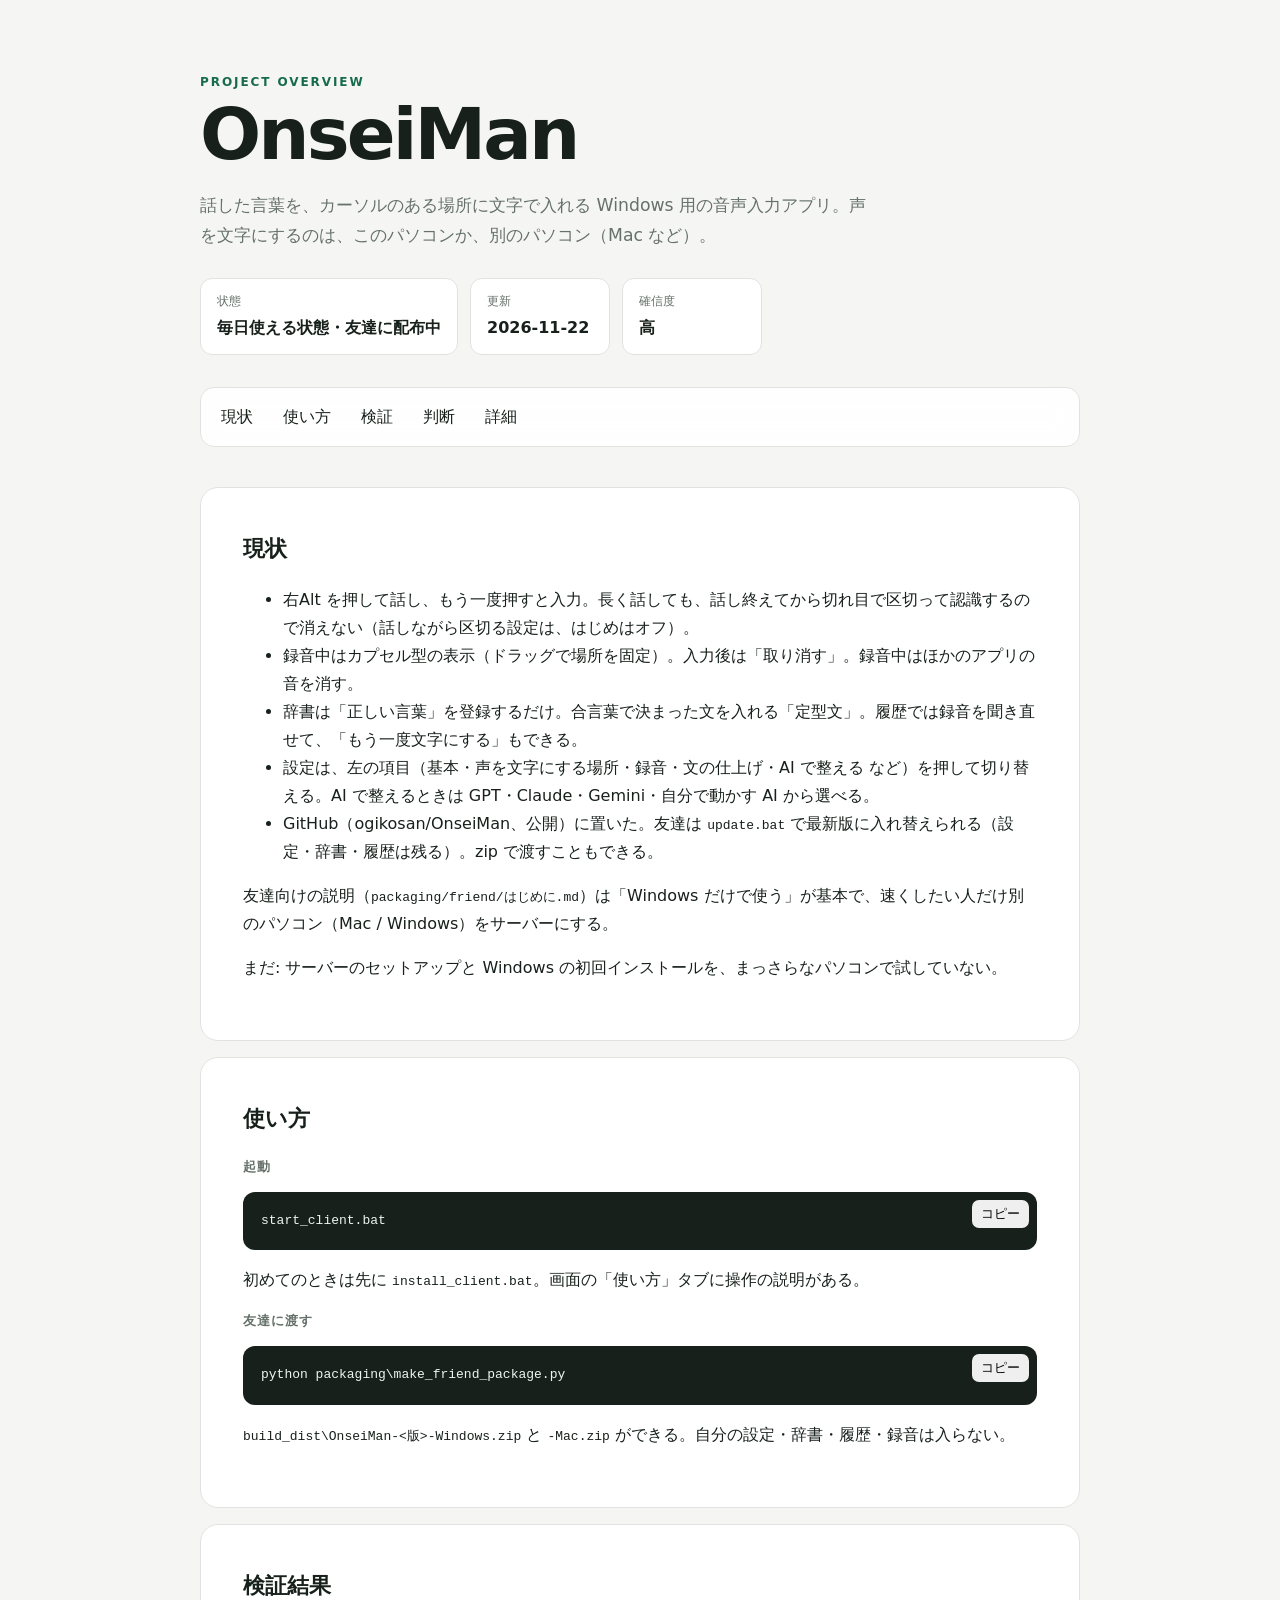
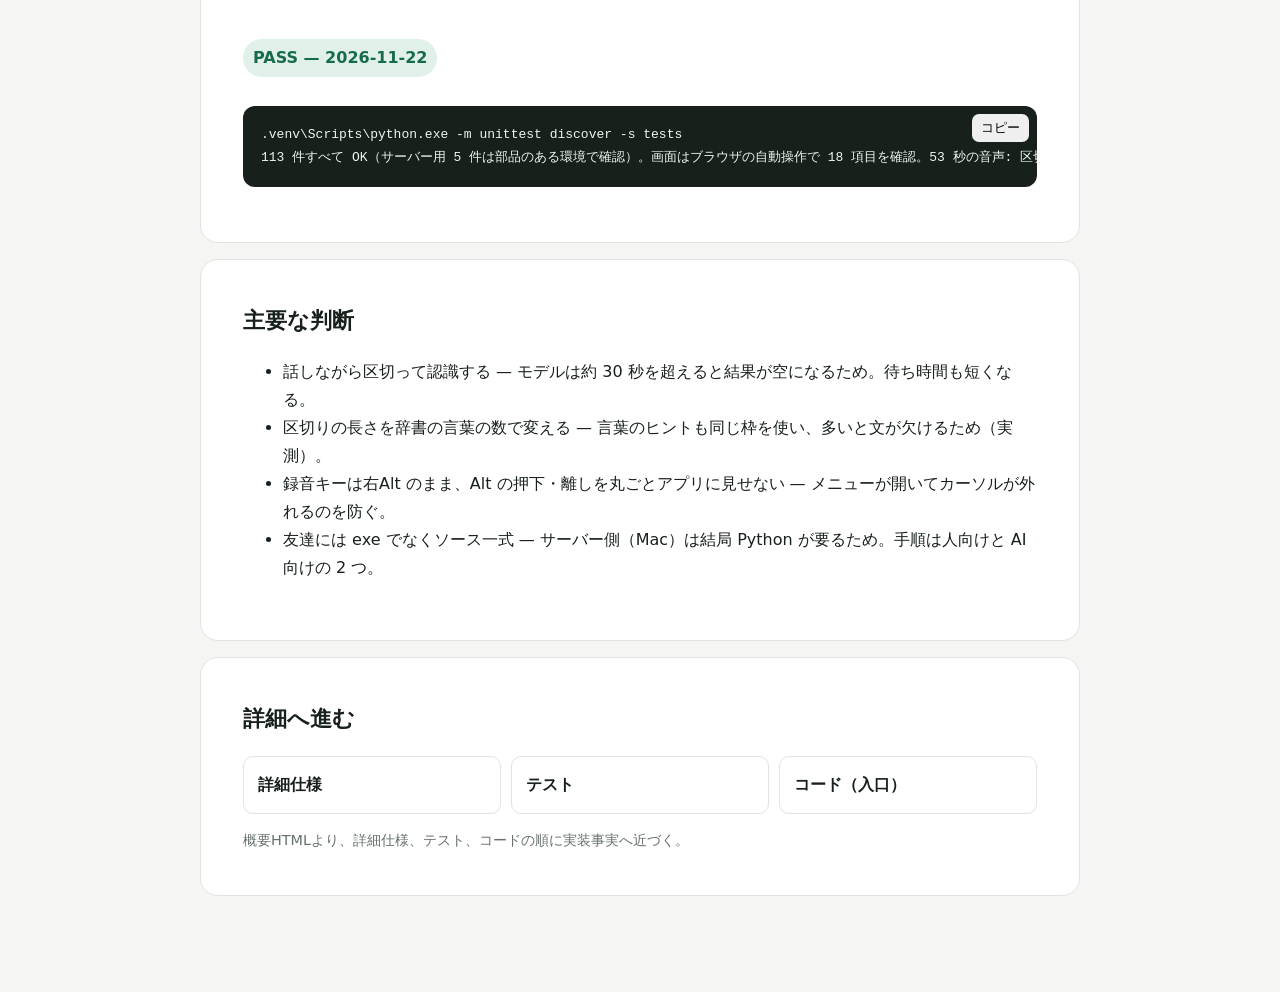
<file: docs/index.html>
<!doctype html>
<html lang="ja">
<head>
  <meta charset="utf-8">
  <meta name="viewport" content="width=device-width, initial-scale=1">
  <title>OnseiMan</title>
  <link rel="stylesheet" href="assets/style.css">
  <script src="assets/app.js" defer></script>
</head>
<body>
  <header class="hero">
    <p class="eyebrow">PROJECT OVERVIEW</p>
    <h1>OnseiMan</h1>
    <p class="lead">話した言葉を、カーソルのある場所に文字で入れる Windows 用の音声入力アプリ。声を文字にするのは、このパソコンか、別のパソコン（Mac など）。</p>
    <dl class="status">
      <div><dt>状態</dt><dd>毎日使える状態・友達に配布中</dd></div>
      <div><dt>更新</dt><dd>2026-11-22</dd></div>
      <div><dt>確信度</dt><dd>高</dd></div>
    </dl>
  </header>

  <nav aria-label="ページ内目次">
    <a href="#current">現状</a>
    <a href="#usage">使い方</a>
    <a href="#verification">検証</a>
    <a href="#decisions">判断</a>
    <a href="#details">詳細</a>
  </nav>

  <main>
    <section id="current">
      <h2>現状</h2>
      <ul>
        <li>右Alt を押して話し、もう一度押すと入力。長く話しても、話し終えてから切れ目で区切って認識するので消えない（話しながら区切る設定は、はじめはオフ）。</li>
        <li>録音中はカプセル型の表示（ドラッグで場所を固定）。入力後は「取り消す」。録音中はほかのアプリの音を消す。</li>
        <li>辞書は「正しい言葉」を登録するだけ。合言葉で決まった文を入れる「定型文」。履歴では録音を聞き直せて、「もう一度文字にする」もできる。</li>
        <li>設定は、左の項目（基本・声を文字にする場所・録音・文の仕上げ・AI で整える など）を押して切り替える。AI で整えるときは GPT・Claude・Gemini・自分で動かす AI から選べる。</li>
        <li>GitHub（ogikosan/OnseiMan、公開）に置いた。友達は <code>update.bat</code> で最新版に入れ替えられる（設定・辞書・履歴は残る）。zip で渡すこともできる。</li>
      </ul>
      <p>友達向けの説明（<code>packaging/friend/はじめに.md</code>）は「Windows だけで使う」が基本で、速くしたい人だけ別のパソコン（Mac / Windows）をサーバーにする。</p>
      <p>まだ: サーバーのセットアップと Windows の初回インストールを、まっさらなパソコンで試していない。</p>
    </section>

    <section id="usage">
      <h2>使い方</h2>
      <h3>起動</h3>
      <pre><code>start_client.bat</code><button class="copy" type="button">コピー</button></pre>
      <p>初めてのときは先に <code>install_client.bat</code>。画面の「使い方」タブに操作の説明がある。</p>
      <h3>友達に渡す</h3>
      <pre><code>python packaging\make_friend_package.py</code><button class="copy" type="button">コピー</button></pre>
      <p><code>build_dist\OnseiMan-&lt;版&gt;-Windows.zip</code> と <code>-Mac.zip</code> ができる。自分の設定・辞書・履歴・録音は入らない。</p>
    </section>

    <section id="verification">
      <h2>検証結果</h2>
      <p class="result ok">PASS — 2026-11-22</p>
      <pre><code>.venv\Scripts\python.exe -m unittest discover -s tests
113 件すべて OK（サーバー用 5 件は部品のある環境で確認）。画面はブラウザの自動操作で 18 項目を確認。53 秒の音声: 区切りなし 0 文字 → 区切りあり 334 文字</code><button class="copy" type="button">コピー</button></pre>
    </section>

    <section id="decisions">
      <h2>主要な判断</h2>
      <ul>
        <li>話しながら区切って認識する — モデルは約 30 秒を超えると結果が空になるため。待ち時間も短くなる。</li>
        <li>区切りの長さを辞書の言葉の数で変える — 言葉のヒントも同じ枠を使い、多いと文が欠けるため（実測）。</li>
        <li>録音キーは右Alt のまま、Alt の押下・離しを丸ごとアプリに見せない — メニューが開いてカーソルが外れるのを防ぐ。</li>
        <li>友達には exe でなくソース一式 — サーバー側（Mac）は結局 Python が要るため。手順は人向けと AI 向けの 2 つ。</li>
      </ul>
    </section>

    <section id="details">
      <h2>詳細へ進む</h2>
      <div class="links">
        <a href="src/spec.md">詳細仕様</a>
        <a href="../tests/">テスト</a>
        <a href="../client/main.py">コード（入口）</a>
      </div>
      <p class="note">概要HTMLより、詳細仕様、テスト、コードの順に実装事実へ近づく。</p>
    </section>
  </main>
</body>
</html>
</file>
<file: docs/assets/style.css>
:root {
  color-scheme: light;
  --bg: #f5f6f3;
  --surface: #ffffff;
  --text: #17201b;
  --muted: #66716a;
  --line: #dfe4df;
  --accent: #176b4d;
  --accent-soft: #e1f0e9;
  font-family: Inter, "Noto Sans JP", system-ui, sans-serif;
}

* {
  box-sizing: border-box;
}

html {
  scroll-behavior: smooth;
}

body {
  margin: 0;
  background: var(--bg);
  color: var(--text);
  line-height: 1.75;
}

.hero,
nav,
main {
  width: min(880px, calc(100% - 32px));
  margin-inline: auto;
}

.hero {
  padding: 72px 0 32px;
}

.eyebrow {
  margin: 0;
  color: var(--accent);
  font-size: 0.75rem;
  font-weight: 800;
  letter-spacing: 0.16em;
}

h1 {
  margin: 4px 0 8px;
  font-size: clamp(2.2rem, 7vw, 4.5rem);
  line-height: 1.05;
  letter-spacing: -0.04em;
}

.lead {
  max-width: 680px;
  color: var(--muted);
  font-size: 1.08rem;
}

.status {
  display: flex;
  flex-wrap: wrap;
  gap: 12px;
  margin: 28px 0 0;
}

.status div {
  min-width: 140px;
  padding: 12px 16px;
  border: 1px solid var(--line);
  border-radius: 12px;
  background: var(--surface);
}

dt {
  color: var(--muted);
  font-size: 0.75rem;
}

dd {
  margin: 2px 0 0;
  font-weight: 700;
}

nav {
  position: sticky;
  top: 12px;
  z-index: 10;
  display: flex;
  gap: 6px;
  overflow-x: auto;
  padding: 8px;
  border: 1px solid var(--line);
  border-radius: 14px;
  background: rgb(255 255 255 / 90%);
  backdrop-filter: blur(12px);
}

nav a,
.links a {
  color: var(--text);
  text-decoration: none;
}

nav a {
  padding: 7px 12px;
  border-radius: 9px;
  white-space: nowrap;
}

nav a:hover {
  background: var(--accent-soft);
  color: var(--accent);
}

main {
  padding: 24px 0 80px;
}

section {
  margin: 16px 0;
  padding: clamp(22px, 5vw, 42px);
  border: 1px solid var(--line);
  border-radius: 18px;
  background: var(--surface);
}

h2 {
  margin-top: 0;
  font-size: 1.35rem;
}

h3 {
  margin-bottom: 4px;
  color: var(--muted);
  font-size: 0.82rem;
  text-transform: uppercase;
  letter-spacing: 0.08em;
}

pre {
  position: relative;
  overflow-x: auto;
  padding: 18px;
  border-radius: 12px;
  background: #17201b;
  color: #edf5f0;
}

.copy {
  position: absolute;
  top: 8px;
  right: 8px;
  padding: 5px 9px;
  border: 0;
  border-radius: 7px;
  cursor: pointer;
}

.result {
  display: inline-block;
  padding: 5px 10px;
  border-radius: 999px;
  font-weight: 800;
}

.result.ok {
  background: var(--accent-soft);
  color: var(--accent);
}

.links {
  display: grid;
  grid-template-columns: repeat(auto-fit, minmax(150px, 1fr));
  gap: 10px;
}

.links a,
.pending-link {
  padding: 14px;
  border: 1px solid var(--line);
  border-radius: 10px;
  font-weight: 700;
}

.links a:hover {
  border-color: var(--accent);
  color: var(--accent);
}

.pending-link {
  color: var(--muted);
  font-weight: 500;
}

.note {
  margin-bottom: 0;
  color: var(--muted);
  font-size: 0.9rem;
}
</file>
